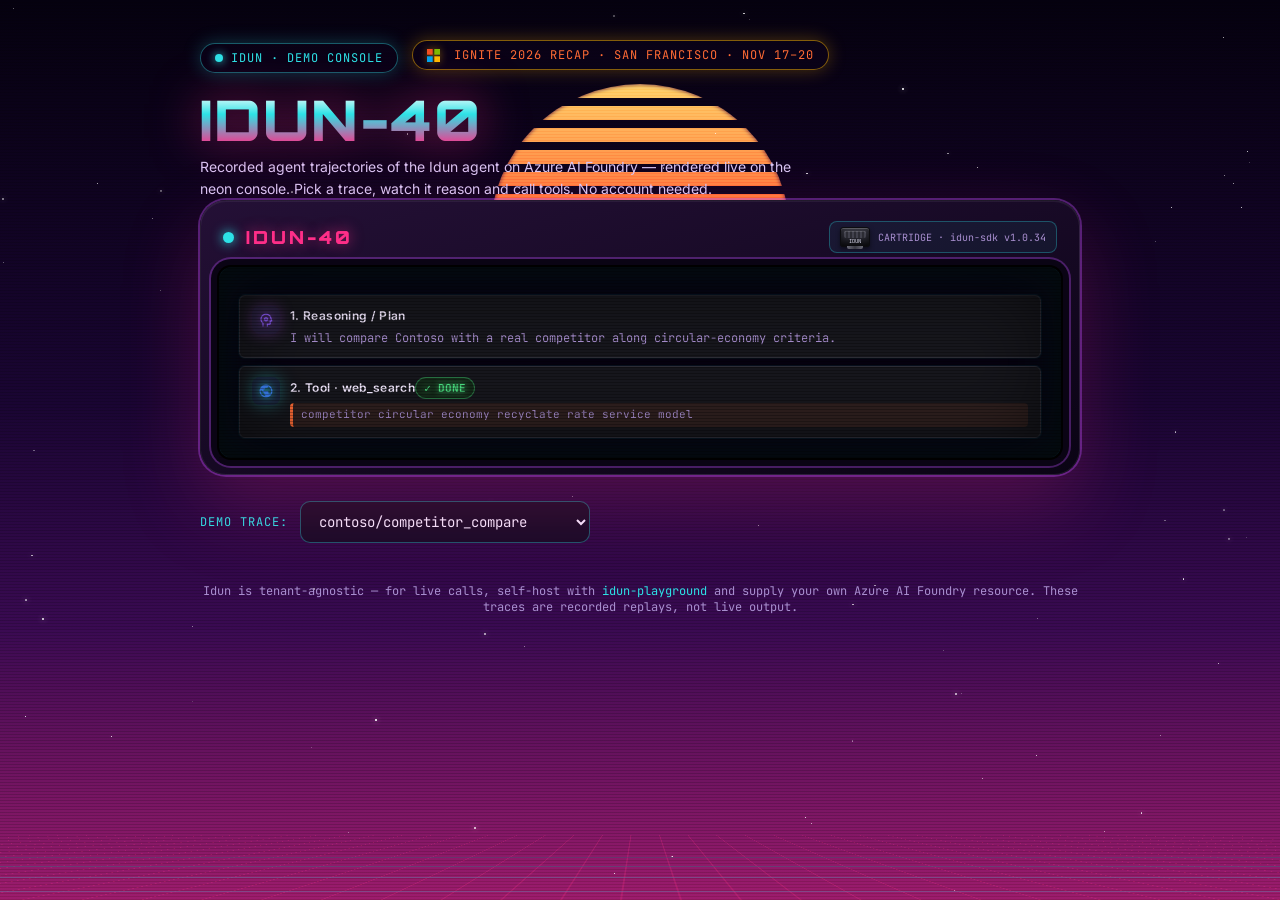
<file: index.html>
<!DOCTYPE html>
<html lang="en">
<head>
  <meta charset="utf-8" />
  <meta name="viewport" content="width=device-width, initial-scale=1" />
  <title>Idun — Neon Agent Console (Demo)</title>
  <link rel="preconnect" href="https://fonts.googleapis.com" />
  <link rel="preconnect" href="https://fonts.gstatic.com" crossorigin />
  <link rel="stylesheet" href="https://fonts.googleapis.com/css2?family=Material+Symbols+Outlined:opsz,wght,FILL,GRAD@24,400,0,0" />
  <link href="https://fonts.googleapis.com/css2?family=Orbitron:wght@500;700;900&family=Inter:wght@400;600&family=JetBrains+Mono:wght@400;700&display=swap" rel="stylesheet" />
  <style>
    :root{
      --bg:#0b021a; --bg2:#1a0533;
      --pink:#ff2e88; --cyan:#2de2e6; --purple:#b14aed; --orange:#ff6b35;
      --ink:#f3e9ff; --muted:#a98fd0;
    }
    *{box-sizing:border-box}
    html,body{margin:0;padding:0}
    body{background:var(--bg); color:var(--ink); font-family:Inter,system-ui,sans-serif;
      overflow-x:hidden; min-height:100vh; position:relative;}

    .sky{position:fixed; inset:0; z-index:0; overflow:hidden;
      background:linear-gradient(180deg,#05010f 0%, #1a0533 45%, #3a0a52 70%, #ff2e88 130%);}
    .sun{position:absolute; left:50%; top:26%; transform:translate(-50%,-50%);
      width:300px; height:300px; border-radius:50%;
      background:linear-gradient(180deg,#ffd36e 0%, #ff6b35 45%, #ff2e88 100%);
      filter:blur(2px); box-shadow:0 0 120px 40px rgba(255,46,136,.45);
      -webkit-mask:repeating-linear-gradient(180deg,#000 0 14px, transparent 14px 22px);
              mask:repeating-linear-gradient(180deg,#000 0 14px, transparent 14px 22px);
      animation:sunPulse 6s ease-in-out infinite;}
    @keyframes sunPulse{0%,100%{opacity:.85;transform:translate(-50%,-50%) scale(1)}50%{opacity:1;transform:translate(-50%,-52%) scale(1.04)}}
    .grid{position:absolute; left:-50%; right:-50%; bottom:0; height:50vh;
      background-image:
        linear-gradient(rgba(45,226,230,.5) 2px, transparent 2px),
        linear-gradient(90deg, rgba(255,46,136,.5) 2px, transparent 2px);
      background-size:60px 60px; transform:perspective(380px) rotateX(72deg);
      transform-origin:bottom center; animation:grid 2.2s linear infinite; opacity:.45;}
    @keyframes grid{0%{background-position:0 0}100%{background-position:0 60px}}
    .scan{position:fixed; inset:0; z-index:5; pointer-events:none;
      background:repeating-linear-gradient(0deg, rgba(0,0,0,.16) 0 1px, transparent 1px 3px); mix-blend-mode:overlay;
      animation:flick 7s ease-in-out infinite;}
    @keyframes flick{0%,100%{opacity:.85}48%{opacity:1}50%{opacity:.7}52%{opacity:.95}}
    .stars{position:fixed; inset:0; z-index:1; pointer-events:none;}

    .wrap{position:relative; z-index:10; max-width:920px; margin:0 auto; padding:40px 20px 70px;}

    .badge{display:inline-flex; align-items:center; gap:8px; font-family:"JetBrains Mono",monospace;
      font-size:12px; color:var(--cyan); border:1px solid rgba(45,226,230,.4); padding:6px 14px;
      border-radius:999px; letter-spacing:1px; box-shadow:0 0 18px rgba(45,226,230,.25);
      background:rgba(13,2,26,.5); animation:floaty 4s ease-in-out infinite;}
    .badge .dot{width:8px;height:8px;border-radius:50%;background:var(--cyan);box-shadow:0 0 10px var(--cyan);animation:blink 1.4s infinite}
    @keyframes blink{0%,100%{opacity:1}50%{opacity:.25}}
    @keyframes floaty{0%,100%{transform:translateY(0)}50%{transform:translateY(-5px)}}
    .badge.ignite{border-color:rgba(255,185,0,.5); color:var(--orange);
      box-shadow:0 0 18px rgba(255,185,0,.28); text-decoration:none;
      animation:floaty 4s ease-in-out infinite; margin-left:10px;}
    .badge.ignite:hover{color:#fff; border-color:var(--orange);}
    .badge.ignite .mslogo{vertical-align:middle; margin-right:6px;
      filter:drop-shadow(0 0 4px rgba(255,185,0,.5));}

    h1{font-family:Orbitron,monospace; font-weight:900; font-size:clamp(30px,6vw,56px);
      margin:20px 0 2px; line-height:.95; letter-spacing:2px;
      background:linear-gradient(180deg,#fff 0%, var(--cyan) 40%, var(--pink) 100%);
      -webkit-background-clip:text; background-clip:text; -webkit-text-fill-color:transparent;
      filter:drop-shadow(0 0 24px rgba(255,46,136,.55)); animation:h1glow 5s ease-in-out infinite;}
    @keyframes h1glow{0%,100%{filter:drop-shadow(0 0 18px rgba(255,46,136,.45))}50%{filter:drop-shadow(0 0 38px rgba(45,226,230,.6))}}
    .sub{color:#d9c7f5; font-size:14px; margin-top:10px; max-width:620px; line-height:1.6}

    .controls{display:flex; gap:12px; flex-wrap:wrap; align-items:center; margin:26px 0 18px;}
    label.lbl{font-size:12px; font-family:"JetBrains Mono",monospace; color:var(--cyan); letter-spacing:1px}
    select{background:#160a26; color:var(--ink); border:1px solid rgba(45,226,230,.35);
      border-radius:10px; padding:10px 14px; font-size:14px; font-family:"JetBrains Mono",monospace; min-width:280px}

    .device{position:relative; margin:0; border-radius:26px; padding:16px 16px 14px;
      background:linear-gradient(165deg,#241036 0%, #140821 60%, #0a0414 100%);
      box-shadow:0 0 0 2px rgba(177,74,237,.4), 0 30px 80px rgba(255,46,136,.22),
                 inset 0 1px 0 rgba(255,255,255,.06);
      border:1px solid rgba(255,255,255,.08);}
    .dev-top{display:flex; align-items:center; gap:12px; padding:4px 6px 12px; flex-wrap:wrap}
    .led{width:11px;height:11px;border-radius:50%; background:var(--cyan);
      box-shadow:0 0 12px var(--cyan); animation:heart 1.8s ease-in-out infinite}
    @keyframes heart{0%,100%{opacity:.55; transform:scale(.9)}50%{opacity:1; transform:scale(1.15)}}
    .brand{font-family:Orbitron,monospace; font-weight:900; font-size:18px; color:var(--pink);
      letter-spacing:3px; text-shadow:0 0 14px rgba(255,46,136,.6)}
    .slot{margin-left:auto; display:flex; align-items:center; gap:8px;
      font-family:"JetBrains Mono",monospace; font-size:10px; color:var(--muted);
      border:1px solid rgba(45,226,230,.3); border-radius:8px; padding:5px 10px;
      background:rgba(45,226,230,.06)}
    .cart{position:relative; width:30px; height:20px; border-radius:3px 3px 2px 2px;
      background:linear-gradient(180deg,#3a3a44 0%, #25252e 55%, #16161c 100%);
      box-shadow:inset 0 1px 0 rgba(255,255,255,.18), inset 0 -3px 6px rgba(0,0,0,.6), 0 2px 4px rgba(0,0,0,.5);
      border:1px solid #0c0c10;}
    .cart::before{content:""; position:absolute; left:3px; right:3px; top:3px; height:7px; border-radius:2px;
      background:repeating-linear-gradient(90deg,#42424d 0 2px, #2c2c34 2px 4px); box-shadow:inset 0 1px 0 rgba(255,255,255,.15);}
    .cart::after{content:""; position:absolute; left:6px; right:6px; bottom:-3px; height:3px;
      background:linear-gradient(90deg,#6b6b78,#3a3a44,#6b6b78); border-radius:0 0 2px 2px;}
    .cart .lbl{position:absolute; left:1px; right:1px; top:11px; text-align:center;
      font-family:"JetBrains Mono",monospace; font-size:5.5px; color:#cfcfe0; line-height:1;}

    .screen{position:relative; border-radius:14px; background:#05010f;
      border:2px solid #000; box-shadow:inset 0 0 60px rgba(45,226,230,.12), inset 0 0 18px rgba(0,0,0,.9),
                 0 0 0 6px #0a0414, 0 0 0 8px rgba(177,74,237,.35); padding:18px 16px;}
    #trace-viz{max-height:460px; overflow-y:auto; overflow-x:hidden; font-family:"JetBrains Mono",monospace;
      font-size:13px; line-height:1.65; color:var(--ink); position:relative;
      padding:2px 4px; word-break:break-word; overflow-wrap:anywhere;}
    .crt{position:absolute; inset:0; pointer-events:none; z-index:3;
      background:repeating-linear-gradient(0deg, rgba(0,0,0,.28) 0 1px, transparent 1px 3px); mix-blend-mode:multiply;}
    .crt::after{content:""; position:absolute; inset:0; box-shadow:inset 0 0 90px rgba(0,0,0,.7); border-radius:14px;}

    @keyframes tvFadeInUp{from{opacity:0; transform:translateY(8px)}to{opacity:1; transform:translateY(0)}}
    .answer{margin-top:16px; padding-top:14px; border-top:1px dashed rgba(45,226,230,.3);
      font-family:"JetBrains Mono",monospace; font-size:13.5px; line-height:1.7; color:var(--ink);
      white-space:pre-wrap; animation:tvFadeInUp .5s ease-out both}
    .answer-label{font-family:"JetBrains Mono",monospace; font-size:11px; color:var(--cyan);
      text-transform:uppercase; letter-spacing:.08em; margin-bottom:8px}
    .meta{font-family:"JetBrains Mono",monospace; font-size:12px; color:var(--muted); margin-bottom:12px}
    .meta b{color:var(--purple); font-weight:700}
    .err{color:#ff9a9a; padding:16px; font-family:"JetBrains Mono",monospace}

    footer{margin-top:40px; text-align:center; color:var(--muted); font-family:"JetBrains Mono",monospace; font-size:12px}
    a.il{color:var(--cyan); text-decoration:none} a.il:hover{text-decoration:underline}

    /* ===== Neon color-coding + layout for TraceViz (no Tailwind here) ===== */
    .tv-row{display:flex; gap:10px; align-items:flex-start; margin:8px 0;
      width:100%; animation:tvFadeInUp .45s ease-out both;}
    .tv-cap-card{display:flex; gap:10px; align-items:flex-start; width:100%;
      background:rgba(13,2,26,.55); border:1px solid rgba(177,74,237,.35);
      border-radius:10px; padding:10px 12px; box-shadow:0 0 0 1px rgba(45,226,230,.06);}
    .tv-ic-bg{width:26px; height:26px; min-width:26px; border-radius:8px; flex-shrink:0; overflow:hidden;
      display:flex; align-items:center; justify-content:center;}
    .tv-purple-bg{background:rgba(177,74,237,.16); box-shadow:0 0 14px rgba(177,74,237,.35);}
    .tv-purple-bg .tv-icon{color:#c98bff; text-shadow:0 0 8px rgba(177,74,237,.8); font-size:16px; line-height:1;}
    .tv-blue-bg{background:rgba(45,226,230,.14); box-shadow:0 0 16px rgba(45,226,230,.4);}
    .tv-blue-bg .tv-icon{color:var(--cyan); text-shadow:0 0 8px rgba(45,226,230,.9); font-size:16px; line-height:1;}
    .flex-grow{min-width:0; flex:1 1 auto;}
    .tv-label{color:#e9d8ff; font-family:"JetBrains Mono",monospace; font-size:12px; font-weight:600;
      letter-spacing:.03em; word-break:break-word; overflow-wrap:anywhere;}
    .tv-text{color:#d9c7f5; font-family:"JetBrains Mono",monospace; font-size:12.5px; line-height:1.55;
      margin-top:4px; word-break:break-word; overflow-wrap:anywhere;}
    .tv-query{color:#ffb27a; background:rgba(255,107,53,.10); border-left:3px solid var(--orange);
      padding:4px 8px; border-radius:4px; font-family:"JetBrains Mono",monospace; font-size:11.5px;
      margin-top:4px; white-space:pre-wrap; word-break:break-word; overflow-wrap:anywhere;}
    .tv-green{color:#7ef0c0; background:rgba(74,222,128,.14); border:1px solid rgba(74,222,128,.4);
      text-shadow:0 0 6px rgba(74,222,128,.5);}
    .tv-blue{color:var(--cyan); background:rgba(45,226,230,.12); border:1px solid rgba(45,226,230,.35);}
    .tv-red{color:#ff7ab0; background:rgba(255,46,136,.14); border:1px solid rgba(255,46,136,.4);}
    .tv-muted{color:var(--muted); background:rgba(169,143,208,.12);}
    .tv-chip{text-shadow:0 0 6px currentColor; font-size:11px; font-weight:600;
      padding:1px 8px; border-radius:999px; display:inline-flex; align-items:center; gap:4px;}
    .tv-spinner{border:1.5px solid currentColor; border-right-color:transparent; border-radius:50%;
      width:10px; height:10px; display:inline-block; animation:tv-spin .7s linear infinite;}
    @keyframes tv-spin{to{transform:rotate(360deg)}}
    .material-symbols-outlined{font-family:"Material Symbols Outlined"; font-size:18px; line-height:1; font-weight:400; font-style:normal;}
  </style>
  <link rel="stylesheet" href="trace-viz.css" />
</head>
<body>
  <div class="sky"><div class="sun"></div><div class="grid"></div></div>
  <div class="stars" id="stars"></div>
  <div class="scan"></div>

  <div class="wrap">
    <div class="badge"><span class="dot"></span> IDUN · DEMO CONSOLE</div>
    <a class="badge ignite" href="https://ignite.microsoft.com/" target="_blank" rel="noopener">
      <svg class="mslogo" viewBox="0 0 16 16" width="13" height="13" aria-hidden="true">
        <rect x="0" y="0" width="7" height="7" fill="#f25022"/>
        <rect x="9" y="0" width="7" height="7" fill="#7fba00"/>
        <rect x="0" y="9" width="7" height="7" fill="#00a4ef"/>
        <rect x="9" y="9" width="7" height="7" fill="#ffb900"/>
      </svg>
      IGNITE 2026 RECAP · SAN FRANCISCO · NOV 17–20
    </a>
    <h1>IDUN-40</h1>
    <div class="sub">Recorded agent trajectories of the Idun agent on Azure AI Foundry — rendered live on the neon console. Pick a trace, watch it reason and call tools. No account needed.</div>

    <div class="device">
      <div class="dev-top">
        <span class="led"></span>
        <span class="brand">IDUN-40</span>
        <span class="slot"><span class="cart"><span class="lbl">IDUN</span></span> CARTRIDGE · idun-sdk v1.0.34</span>
      </div>
      <div class="screen">
        <div id="trace-viz"></div>
        <div class="crt"></div>
      </div>
    </div>

    <div class="controls">
      <label class="lbl" for="trace">DEMO TRACE:</label>
      <select id="trace"></select>
    </div>

    <footer>Idun is tenant-agnostic — for live calls, self-host with <a class="il" href="https://github.com/qapdex-maker/idun-playground">idun-playground</a> and supply your own Azure AI Foundry resource. These traces are recorded replays, not live output.</footer>
  </div>

  <script src="trace-viz.js"></script>
  <script>
    (function(){
      var stars=document.getElementById('stars'); var h='';
      for(var i=0;i<90;i++){var x=Math.random()*100,y=Math.random()*100,r=Math.random()*1.6+.4,a=Math.random()*.7+.3;
        h+='<span style="position:absolute;left:'+x+'%;top:'+y+'%;width:'+r+'px;height:'+r+'px;border-radius:50%;background:#fff;opacity:'+a+';box-shadow:0 0 6px #fff"></span>';}
      stars.innerHTML=h;

      var sel=document.getElementById('trace');
      var viz=document.getElementById('trace-viz');
      var traces={};
      var revealTimer=null;

      function render(key){
        var t=traces[key]; if(!t) return;
        if(revealTimer){clearInterval(revealTimer); revealTimer=null;}
        var steps=t.steps||[]; var i=0;
        viz.innerHTML='<div class="meta">Trace <b>'+key+'</b> · model <b>'+(t.model||'demo-replay')+'</b> · '+steps.length+' steps</div>';
        revealTimer=setInterval(function(){
          if(i>=steps.length){ clearInterval(revealTimer); revealTimer=null;
            if(t.answer){ var a=document.createElement('div'); a.className='answer';
              a.innerHTML='<div class="answer-label">Answer</div>'+t.answer.replace(/&/g,'&amp;').replace(/</g,'&lt;');
              viz.appendChild(a); viz.scrollTop=viz.scrollHeight; }
            return; }
          TraceViz.render(viz, steps.slice(0, i+1));
          viz.scrollTop=viz.scrollHeight; i+=1;
        }, 650);
      }

      fetch('traces.json')
        .then(function(r){return r.json();})
        .then(function(data){
          traces=data; var keys=Object.keys(data);
          if(!keys.length){ viz.innerHTML='<div class="err">No demo traces found.</div>'; return; }
          keys.sort();
          keys.forEach(function(k){ var o=document.createElement('option'); o.value=k; o.textContent=k; sel.appendChild(o); });
          sel.addEventListener('change', function(){ render(sel.value); });
          render(keys[0]);
        })
        .catch(function(e){ viz.innerHTML='<div class="err">Failed to load traces.json: '+e.message+'</div>'; });
    })();
  </script>
</body>
</html>
</file>
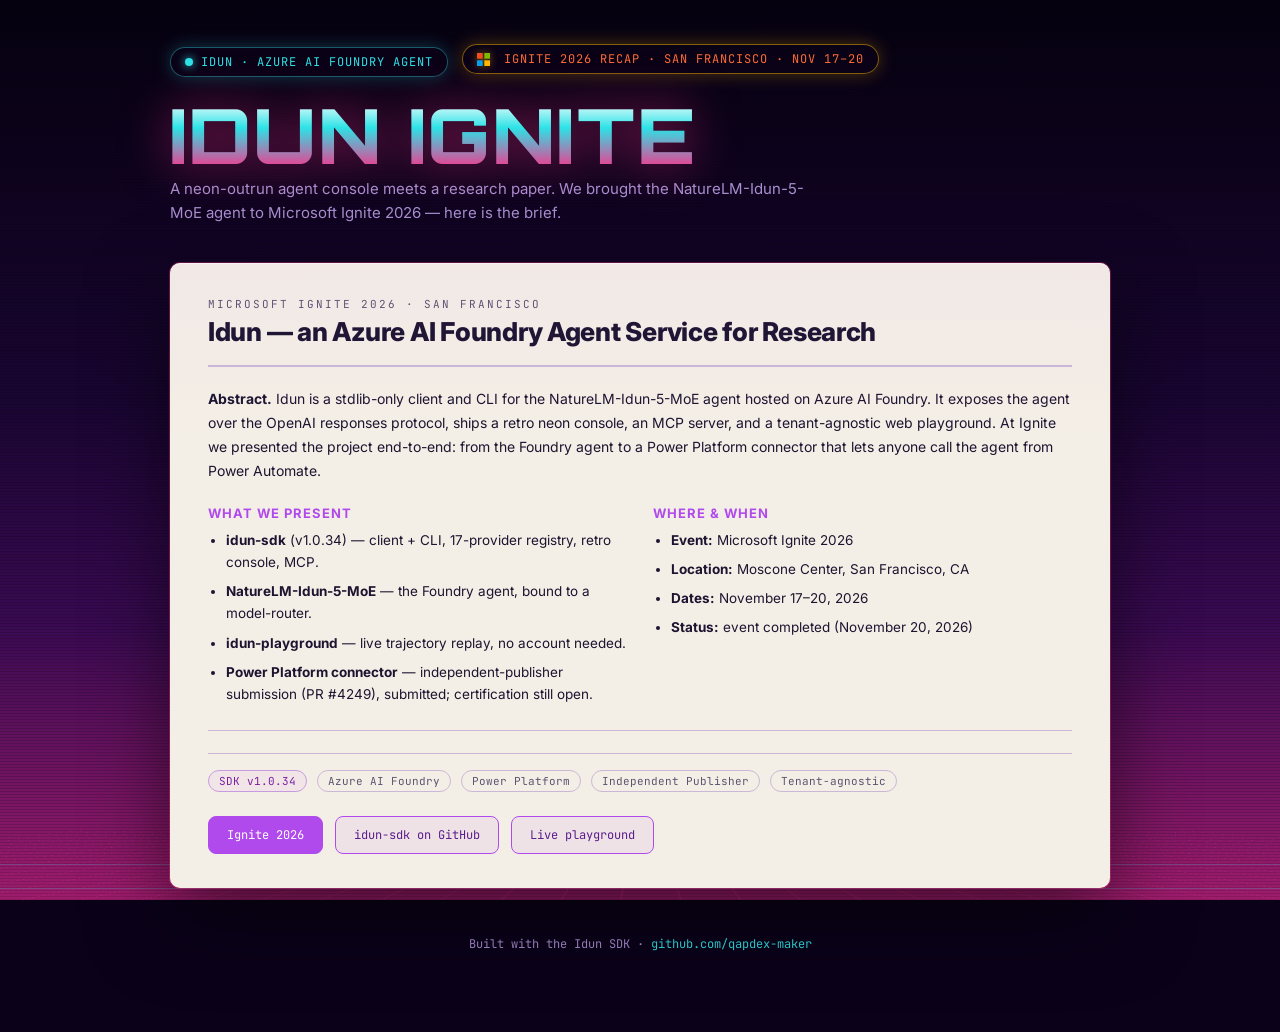
<file: ignite.html>
<!DOCTYPE html>
<html lang="en">
<head>
  <meta charset="utf-8" />
  <meta name="viewport" content="width=device-width, initial-scale=1" />
  <title>Idun — At Microsoft Ignite 2026</title>
  <meta name="description" content="Idun (NatureLM-Idun-5-MoE) at Microsoft Ignite 2026, San Francisco — what we present." />
  <link rel="preconnect" href="https://fonts.googleapis.com" />
  <link rel="preconnect" href="https://fonts.gstatic.com" crossorigin />
  <link href="https://fonts.googleapis.com/css2?family=Orbitron:wght@500;700;900&family=Inter:wght@400;600&family=JetBrains+Mono:wght@400;700&display=swap" rel="stylesheet" />
  <style>
    :root{
      --bg:#0b021a; --bg2:#1a0533;
      --pink:#ff2e88; --cyan:#2de2e6; --purple:#b14aed; --orange:#ff6b35;
      --ink:#f3e9ff; --muted:#a98fd0;
      --paper:#f4efe6; --paper-ink:#1c1430; --paper-muted:#5b5470; --paper-line:#cbb8d6;
    }
    *{box-sizing:border-box}
    html,body{margin:0;padding:0}
    body{background:var(--bg); color:var(--ink); font-family:Inter,system-ui,sans-serif;
      overflow-x:hidden; min-height:100vh; position:relative;}
    .sky{position:fixed; inset:0; z-index:0; overflow:hidden;
      background:linear-gradient(180deg,#05010f 0%, #1a0533 45%, #3a0a52 70%, #ff2e88 130%);}
    .grid{position:absolute; left:-50%; right:-50%; bottom:0; height:58vh;
      background-image:
        linear-gradient(rgba(45,226,230,.5) 2px, transparent 2px),
        linear-gradient(90deg, rgba(255,46,136,.5) 2px, transparent 2px);
      background-size:60px 60px; transform:perspective(380px) rotateX(72deg);
      transform-origin:bottom center; animation:grid 2.2s linear infinite; opacity:.4;}
    @keyframes grid{0%{background-position:0 0}100%{background-position:0 60px}}
    .scan{position:fixed; inset:0; z-index:5; pointer-events:none;
      background:repeating-linear-gradient(0deg, rgba(0,0,0,.16) 0 1px, transparent 1px 3px); mix-blend-mode:overlay;}
    .wrap{position:relative; z-index:10; max-width:980px; margin:0 auto; padding:44px 20px 80px;}

    .badge{display:inline-flex; align-items:center; gap:8px; font-family:"JetBrains Mono",monospace;
      font-size:12px; color:var(--cyan); border:1px solid rgba(45,226,230,.4); padding:6px 14px;
      border-radius:999px; letter-spacing:1px; box-shadow:0 0 18px rgba(45,226,230,.25);
      background:rgba(13,2,26,.5); animation:floaty 4s ease-in-out infinite;}
    .badge .dot{width:8px;height:8px;border-radius:50%;background:var(--cyan);box-shadow:0 0 10px var(--cyan);animation:blink 1.4s infinite}
    @keyframes blink{0%,100%{opacity:1}50%{opacity:.25}}
    @keyframes floaty{0%,100%{transform:translateY(0)}50%{transform:translateY(-5px)}}
    .badge.ignite{border-color:rgba(255,185,0,.5); color:var(--orange);
      box-shadow:0 0 18px rgba(255,185,0,.28); text-decoration:none;
      animation:floaty 4s ease-in-out infinite; margin-left:10px;}
    .badge.ignite:hover{color:#fff; border-color:var(--orange);}
    .badge.ignite .mslogo{vertical-align:middle; margin-right:6px;
      filter:drop-shadow(0 0 4px rgba(255,185,0,.5));}

    h1{font-family:Orbitron,monospace; font-weight:900; font-size:clamp(34px,7vw,76px);
      margin:22px 0 4px; line-height:.95; letter-spacing:2px;
      background:linear-gradient(180deg,#fff 0%, var(--cyan) 40%, var(--pink) 100%);
      -webkit-background-clip:text; background-clip:text; -webkit-text-fill-color:transparent;
      filter:drop-shadow(0 0 24px rgba(255,46,136,.55));}
    .sub{color:var(--muted); font-size:15px; margin-top:6px; max-width:640px; line-height:1.6;}

    /* ===== PAPER CARD (Microsoft Learn / academia style) ===== */
    .paper{margin-top:38px; background:var(--paper); color:var(--paper-ink);
      border-radius:10px; padding:34px 38px;
      box-shadow:0 0 0 1px rgba(255,46,136,.35), 0 30px 80px rgba(0,0,0,.55),
                 inset 0 1px 0 rgba(255,255,255,.6);
      position:relative; overflow:hidden;}
    .paper::before{content:""; position:absolute; inset:0; pointer-events:none;
      background:linear-gradient(180deg, rgba(177,74,237,.04), transparent 30%);}
    .paper .kicker{font-family:"JetBrains Mono",monospace; font-size:11px; letter-spacing:2px;
      text-transform:uppercase; color:var(--paper-muted);}
    .paper h2{font-size:26px; line-height:1.18; margin:6px 0 2px; font-weight:800; letter-spacing:-.01em;}
    .paper .rule{height:2px; background:var(--paper-line); margin:18px 0 20px; border:0;}
    .paper .rule.thin{height:1px;}
    .paper .abstract{font-size:14px; line-height:1.7; color:var(--paper-ink); margin:0 0 22px;}
    .paper .cols{display:grid; grid-template-columns:1fr 1fr; gap:26px;}
    .paper h3{font-size:13px; text-transform:uppercase; letter-spacing:1px; color:var(--purple);
      margin:0 0 8px; font-weight:700;}
    .paper ul{margin:0; padding-left:18px; font-size:13.5px; line-height:1.65; color:var(--paper-ink);}
    .paper li{margin-bottom:7px;}
    .paper .meta{display:flex; flex-wrap:wrap; gap:10px; margin-top:22px; padding-top:16px;
      border-top:1px solid var(--paper-line);}
    .paper .tag{font-family:"JetBrains Mono",monospace; font-size:11px; padding:3px 10px;
      border:1px solid var(--paper-line); border-radius:999px; color:var(--paper-muted);}
    .paper .tag.live{color:#7a1fa2; border-color:#c89be0; background:rgba(177,74,237,.06);}
    .paper .cta{margin-top:24px; display:flex; gap:12px; flex-wrap:wrap;}
    .paper .cta a{font-family:"JetBrains Mono",monospace; font-size:12px; text-decoration:none;
      padding:10px 18px; border-radius:8px; border:1px solid var(--purple); color:#5a1d8a;
      background:rgba(177,74,237,.08); transition:.15s;}
    .paper .cta a:hover{background:rgba(177,74,237,.16);}
    .paper .cta a.primary{background:var(--purple); color:#fff; border-color:var(--purple);}
    .paper .cta a.primary:hover{filter:brightness(1.1);}

    footer{margin-top:48px; text-align:center; color:var(--muted); font-family:"JetBrains Mono",monospace; font-size:12px}
    a.il{color:var(--cyan); text-decoration:none} a.il:hover{text-decoration:underline}
    @media(max-width:640px){.paper .cols{grid-template-columns:1fr} .paper{padding:26px 22px}}
  </style>
</head>
<body>
  <div class="sky"><div class="grid"></div></div>
  <div class="scan"></div>

  <div class="wrap">
    <div class="badge"><span class="dot"></span> IDUN · AZURE AI FOUNDRY AGENT</div>
    <a class="badge ignite" href="https://ignite.microsoft.com/" target="_blank" rel="noopener">
      <svg class="mslogo" viewBox="0 0 16 16" width="13" height="13" aria-hidden="true">
        <rect x="0" y="0" width="7" height="7" fill="#f25022"/>
        <rect x="9" y="0" width="7" height="7" fill="#7fba00"/>
        <rect x="0" y="9" width="7" height="7" fill="#00a4ef"/>
        <rect x="9" y="9" width="7" height="7" fill="#ffb900"/>
      </svg>
      IGNITE 2026 RECAP · SAN FRANCISCO · NOV 17–20
    </a>

    <h1>IDUN IGNITE</h1>
    <p class="sub">A neon-outrun agent console meets a research paper. We brought the
      NatureLM-Idun-5-MoE agent to Microsoft Ignite 2026 — here is the brief.</p>

    <!-- PAPER CARD -->
    <article class="paper">
      <div class="kicker">Microsoft Ignite 2026 · San Francisco</div>
      <h2>Idun — an Azure AI Foundry Agent Service for Research</h2>
      <hr class="rule" />

      <p class="abstract"><strong>Abstract.</strong> Idun is a stdlib-only client and CLI for the
        NatureLM-Idun-5-MoE agent hosted on Azure AI Foundry. It exposes the agent over the OpenAI
        responses protocol, ships a retro neon console, an MCP server, and a tenant-agnostic web
        playground. At Ignite we presented the project end-to-end: from the Foundry agent to a
        Power Platform connector that lets anyone call the agent from Power Automate.</p>

      <div class="cols">
        <div>
          <h3>What we present</h3>
          <ul>
            <li><strong>idun-sdk</strong> (v1.0.34) — client + CLI, 17-provider registry, retro console, MCP.</li>
            <li><strong>NatureLM-Idun-5-MoE</strong> — the Foundry agent, bound to a model-router.</li>
            <li><strong>idun-playground</strong> — live trajectory replay, no account needed.</li>
            <li><strong>Power Platform connector</strong> — independent-publisher submission (PR #4249), submitted; certification still open.</li>
          </ul>
        </div>
        <div>
          <h3>Where &amp; when</h3>
          <ul>
            <li><strong>Event:</strong> Microsoft Ignite 2026</li>
            <li><strong>Location:</strong> Moscone Center, San Francisco, CA</li>
            <li><strong>Dates:</strong> November 17–20, 2026</li>
            <li><strong>Status:</strong> event completed (November 20, 2026)</li>
          </ul>
        </div>
      </div>

      <hr class="rule thin" />
      <div class="meta">
        <span class="tag live">SDK v1.0.34</span>
        <span class="tag">Azure AI Foundry</span>
        <span class="tag">Power Platform</span>
        <span class="tag">Independent Publisher</span>
        <span class="tag">Tenant-agnostic</span>
      </div>

      <div class="cta">
        <a class="primary" href="https://ignite.microsoft.com/" target="_blank" rel="noopener">Ignite 2026</a>
        <a href="https://github.com/qapdex-maker/idun-sdk" target="_blank" rel="noopener">idun-sdk on GitHub</a>
        <a href="https://qapdex-maker.github.io/idun-playground/" target="_blank" rel="noopener">Live playground</a>
      </div>
    </article>

    <footer>Built with the Idun SDK · <a class="il" href="https://github.com/qapdex-maker" target="_blank" rel="noopener">github.com/qapdex-maker</a></footer>
  </div>
</body>
</html>
</file>
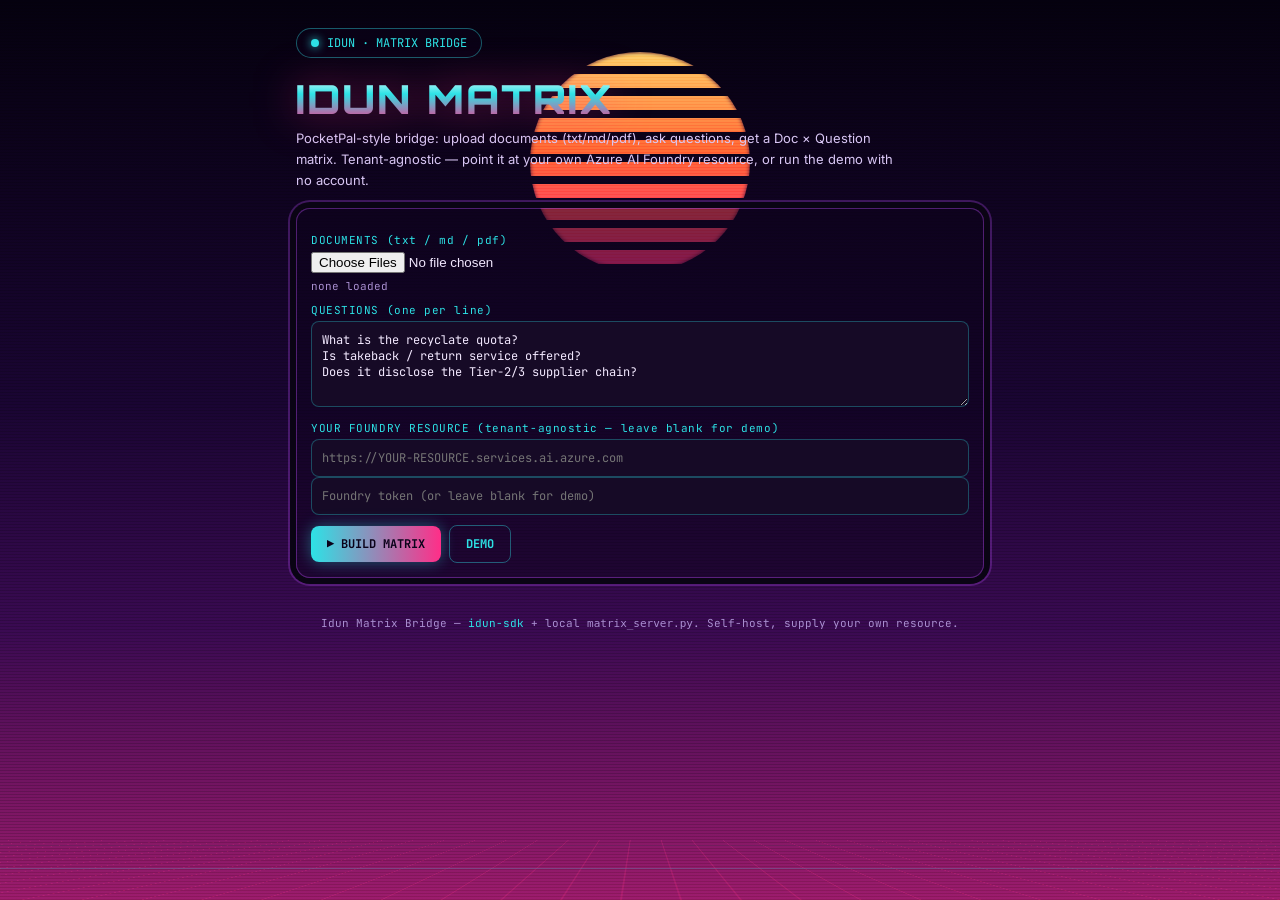
<file: matrix_app.html>
<!DOCTYPE html>
<html lang="en">
<head>
  <meta charset="utf-8" />
  <meta name="viewport" content="width=device-width, initial-scale=1" />
  <title>Idun Matrix — PocketPal Bridge</title>
  <link rel="preconnect" href="https://fonts.googleapis.com" />
  <link rel="preconnect" href="https://fonts.gstatic.com" crossorigin />
  <link href="https://fonts.googleapis.com/css2?family=Orbitron:wght@500;700;900&family=Inter:wght@400;600&family=JetBrains+Mono:wght@400;700&display=swap" rel="stylesheet" />
  <link rel="stylesheet" href="https://fonts.googleapis.com/css2?family=Material+Symbols+Outlined:opsz,wght,FILL,GRAD@24,400,0,0" />
  <style>
    :root{--bg:#0b021a;--pink:#ff2e88;--cyan:#2de2e6;--purple:#b14aed;--orange:#ff6b35;--ink:#f3e9ff;--muted:#a98fd0;--green:#4ade80}
    *{box-sizing:border-box} html,body{margin:0;padding:0}
    body{background:var(--bg); color:var(--ink); font-family:Inter,system-ui,sans-serif; min-height:100vh; position:relative; overflow-x:hidden}
    .sky{position:fixed; inset:0; z-index:0; overflow:hidden; background:linear-gradient(180deg,#05010f,#1a0533 45%,#3a0a52 70%,#ff2e88 130%)}
    .sun{position:absolute; left:50%; top:18%; transform:translate(-50%,-50%); width:220px; height:220px; border-radius:50%;
      background:linear-gradient(180deg,#ffd36e,#ff6b35 45%,#ff2e88); filter:blur(2px); box-shadow:0 0 120px 40px rgba(255,46,136,.4);
      -webkit-mask:repeating-linear-gradient(180deg,#000 0 14px,transparent 14px 22px); mask:repeating-linear-gradient(180deg,#000 0 14px,transparent 14px 22px); animation:sunPulse 6s infinite}
    @keyframes sunPulse{0%,100%{opacity:.85}50%{opacity:1;transform:translate(-50%,-52%) scale(1.04)}}
    .grid{position:absolute; left:-50%; right:-50%; bottom:0; height:42vh;
      background-image:linear-gradient(rgba(45,226,230,.5) 2px,transparent 2px),linear-gradient(90deg,rgba(255,46,136,.5) 2px,transparent 2px);
      background-size:60px 60px; transform:perspective(380px) rotateX(72deg); transform-origin:bottom center; animation:grid 2.2s linear infinite; opacity:.4}
    @keyframes grid{0%{background-position:0 0}100%{background-position:0 60px}}
    .scan{position:fixed; inset:0; z-index:5; pointer-events:none; background:repeating-linear-gradient(0deg,rgba(0,0,0,.16) 0 1px,transparent 1px 3px); mix-blend-mode:overlay; animation:flick 7s infinite}
    @keyframes flick{0%,100%{opacity:.85}50%{opacity:.7}}
    .wrap{position:relative; z-index:10; max-width:720px; margin:0 auto; padding:28px 16px 60px}
    .badge{display:inline-flex; align-items:center; gap:8px; font-family:"JetBrains Mono",monospace; font-size:12px; color:var(--cyan); border:1px solid rgba(45,226,230,.4); padding:6px 14px; border-radius:999px; background:rgba(13,2,26,.5)}
    .badge .dot{width:8px;height:8px;border-radius:50%;background:var(--cyan);box-shadow:0 0 10px var(--cyan)}
    h1{font-family:Orbitron,monospace; font-weight:900; font-size:clamp(24px,6vw,40px); margin:16px 0 4px; letter-spacing:2px;
      background:linear-gradient(180deg,#fff,var(--cyan) 40%,var(--pink)); -webkit-background-clip:text; background-clip:text; -webkit-text-fill-color:transparent; filter:drop-shadow(0 0 20px rgba(255,46,136,.5))}
    .sub{color:#d9c7f5; font-size:13px; line-height:1.6; max-width:600px}
    .panel{margin-top:18px; border-radius:14px; padding:14px; background:rgba(13,2,26,.5); border:1px solid rgba(177,74,237,.4); box-shadow:0 0 0 6px #0a0414,0 0 0 8px rgba(177,74,237,.3)}
    label{font-family:"JetBrains Mono",monospace; font-size:11px; color:var(--cyan); letter-spacing:.05em; display:block; margin:10px 0 4px}
    textarea,input[type=text]{width:100%; background:#160a26; color:var(--ink); border:1px solid rgba(45,226,230,.3); border-radius:8px; padding:10px; font-family:"JetBrains Mono",monospace; font-size:12px}
    .row{display:flex; gap:8px; flex-wrap:wrap; align-items:center}
    .row input[type=text]{flex:1}
    button{font-family:"JetBrains Mono",monospace; font-size:12px; cursor:pointer; border:none; border-radius:8px; padding:10px 16px; color:#0b021a; font-weight:700;
      background:linear-gradient(90deg,var(--cyan),var(--pink)); box-shadow:0 0 16px rgba(45,226,230,.4)}
    button.ghost{background:transparent; color:var(--cyan); border:1px solid rgba(45,226,230,.4); box-shadow:none}
    #files{font-family:"JetBrains Mono",monospace; font-size:11px; color:var(--muted); margin-top:6px}
    .matrix{margin-top:14px; display:grid; gap:5px}
    .cell{border-radius:7px; padding:8px 9px; font-family:"JetBrains Mono",monospace; font-size:10.5px; cursor:pointer; border:1px solid rgba(255,255,255,.08); min-height:54px; position:relative; overflow:hidden}
    .cell.GREEN{background:rgba(74,222,128,.12); border-color:rgba(74,222,128,.5); box-shadow:0 0 12px rgba(74,222,128,.3)}
    .cell.RED{background:rgba(255,46,136,.14); border-color:rgba(255,46,136,.5); box-shadow:0 0 12px rgba(255,46,136,.3)}
    .cell.GRAY{background:rgba(154,143,208,.08); border-color:rgba(154,143,208,.3)}
    .cell .st{position:absolute; top:5px; right:7px; font-size:8px; letter-spacing:.05em}
    .cell.GREEN .st{color:var(--green)} .cell.RED .st{color:var(--pink)} .cell.GRAY .st{color:var(--muted)}
    .cell .txt{margin-top:12px; line-height:1.35; color:var(--ink); max-height:36px; overflow:hidden; text-overflow:ellipsis}
    .detail{margin-top:12px; border-radius:12px; padding:14px; background:#05010f; border:2px solid #000; box-shadow:inset 0 0 40px rgba(45,226,230,.1),0 0 0 6px #0a0414; display:none}
    .detail.on{display:block; animation:tv .3s ease-out both}
    @keyframes tv{from{opacity:0;transform:translateY(8px)}to{opacity:1;transform:translateY(0)}}
    .detail .dh{font-family:Orbitron,monospace; color:var(--pink); font-size:13px; letter-spacing:1px}
    .detail .ds{font-family:"JetBrains Mono",monospace; font-size:11px; color:var(--muted); margin:3px 0 8px}
    .detail .da{font-family:"JetBrains Mono",monospace; font-size:12px; line-height:1.55; color:var(--ink); white-space:pre-wrap}
    .detail .dc{margin-top:8px; font-family:"JetBrains Mono",monospace; font-size:11px; color:var(--cyan); border-left:3px solid var(--orange); padding-left:8px}
    .err{color:#ff9a9a; font-family:"JetBrains Mono",monospace; font-size:12px; padding:10px}
    footer{margin-top:24px; text-align:center; color:var(--muted); font-family:"JetBrains Mono",monospace; font-size:11px}
    a.il{color:var(--cyan); text-decoration:none}
  </style>
</head>
<body>
  <div class="sky"><div class="sun"></div><div class="grid"></div></div>
  <div class="scan"></div>
  <div class="wrap">
    <div class="badge"><span class="dot"></span> IDUN · MATRIX BRIDGE</div>
    <h1>IDUN MATRIX</h1>
    <div class="sub">PocketPal-style bridge: upload documents (txt/md/pdf), ask questions, get a Doc × Question matrix. Tenant-agnostic — point it at your own Azure AI Foundry resource, or run the demo with no account.</div>

    <div class="panel">
      <label>DOCUMENTS (txt / md / pdf)</label>
      <input type="file" id="file" multiple accept=".txt,.md,.pdf" />
      <div id="files">none loaded</div>

      <label>QUESTIONS (one per line)</label>
      <textarea id="questions" rows="4">What is the recyclate quota?
Is takeback / return service offered?
Does it disclose the Tier-2/3 supplier chain?</textarea>

      <label>YOUR FOUNDRY RESOURCE (tenant-agnostic — leave blank for demo)</label>
      <div class="row">
        <input type="text" id="endpoint" placeholder="https://YOUR-RESOURCE.services.ai.azure.com" />
      </div>
      <div class="row">
        <input type="text" id="token" placeholder="Foundry token (or leave blank for demo)" />
      </div>

      <div class="row" style="margin-top:10px">
        <button id="run">▶ BUILD MATRIX</button>
        <button class="ghost" id="demo">DEMO</button>
      </div>
    </div>

    <div class="matrix" id="matrix"></div>
    <div class="detail" id="detail">
      <div class="dh" id="d-h"></div>
      <div class="ds" id="d-s"></div>
      <div class="da" id="d-a"></div>
      <div class="dc" id="d-c"></div>
    </div>

    <footer>Idun Matrix Bridge — <a class="il" href="https://github.com/qapdex-maker/idun-sdk">idun-sdk</a> + local <code>matrix_server.py</code>. Self-host, supply your own resource.</footer>
  </div>

  <script>
    var docs={};
    var det=document.getElementById('detail');
    function show(q,d,cell){
      document.getElementById('d-h').textContent=q+'  ·  '+d;
      document.getElementById('d-s').textContent='status: '+cell.status;
      document.getElementById('d-a').textContent=cell.answer||'(no answer)';
      document.getElementById('d-c').textContent=cell.citation?('SOURCE: '+cell.citation):'(no citation)';
      det.classList.add('on');
    }
    function render(data){
      var m=document.getElementById('matrix'); m.innerHTML='';
      var Q=data.questions, D=data.documents, C=data.cells;
      m.style.gridTemplateColumns='200px repeat('+Q.length+',1fr)';
      // header
      var corner=document.createElement('div'); corner.style.cssText='font-family:JetBrains Mono;font-size:10px;color:var(--muted);display:flex;align-items:flex-end'; corner.textContent='DOC ↓ / Q →'; m.appendChild(corner);
      Q.forEach(function(q){var h=document.createElement('div'); h.style.cssText='font-family:JetBrains Mono;font-size:10px;color:var(--cyan);padding:5px 7px;border:1px solid rgba(45,226,230,.25);border-radius:7px;background:rgba(45,226,230,.06)'; h.textContent=q; m.appendChild(h);});
      D.forEach(function(d){
        var dh=document.createElement('div'); dh.style.cssText='font-family:JetBrains Mono;font-size:10px;color:var(--pink);padding:5px 7px;text-align:right'; dh.textContent=d; m.appendChild(dh);
        Q.forEach(function(q){
          var cell=C[q][d]; var c=document.createElement('div'); c.className='cell '+cell.status; c.onclick=function(){show(q,d,cell);};
          c.innerHTML='<span class="st">'+cell.status+'</span><div class="txt">'+(cell.answer||'—')+'</div>';
          m.appendChild(c);
        });
      });
    }
    // file reading (txt/md as text; pdf sent raw, server extracts)
    document.getElementById('file').addEventListener('change',function(e){
      docs={}; var list=document.getElementById('files'); var names=[];
      Array.prototype.forEach.call(e.target.files,function(f){
        names.push(f.name);
        if(f.name.endsWith('.pdf')){
          var r=new FileReader(); r.onload=function(){docs[f.name]=btoa(r.result); docs[f.name+'__b64']=true;}; r.readAsBinaryString(f);
        } else {
          var r=new FileReader(); r.onload=function(){docs[f.name]=r.result;}; r.readAsText(f);
        }
      });
      setTimeout(function(){list.textContent=names.join(', ');}, 300);
    });
    document.getElementById('demo').addEventListener('click',function(){
      fetch('matrix_demo.json').then(function(r){return r.json();}).then(render);
    });
    document.getElementById('run').addEventListener('click',function(){
      var Q=document.getElementById('questions').value.split('\n').map(function(x){return x.trim();}).filter(Boolean);
      var fd=document.getElementById('endpoint').value, tk=document.getElementById('token').value;
      if(!fd || !tk){
        // demo mode: just show recorded demo (no account)
        fetch('matrix_demo.json').then(function(r){return r.json();}).then(function(d){
          // if user loaded docs, ignore (demo uses recorded)
          render(d);
        });
        return;
      }
      // real mode: send to bridge server
      var payload={docs:docs, questions:Q, foundry:{endpoint:fd, token:tk}};
      fetch('/matrix',{method:'POST',headers:{'Content-Type':'application/json'},body:JSON.stringify(payload)})
        .then(function(r){return r.json();})
        .then(function(d){ if(d.error){document.getElementById('matrix').innerHTML='<div class="err">'+d.error+'</div>';} else render(d); })
        .catch(function(e){document.getElementById('matrix').innerHTML='<div class="err">Bridge error: '+e.message+'</div>';});
    });
  </script>
</body>
</html>
</file>
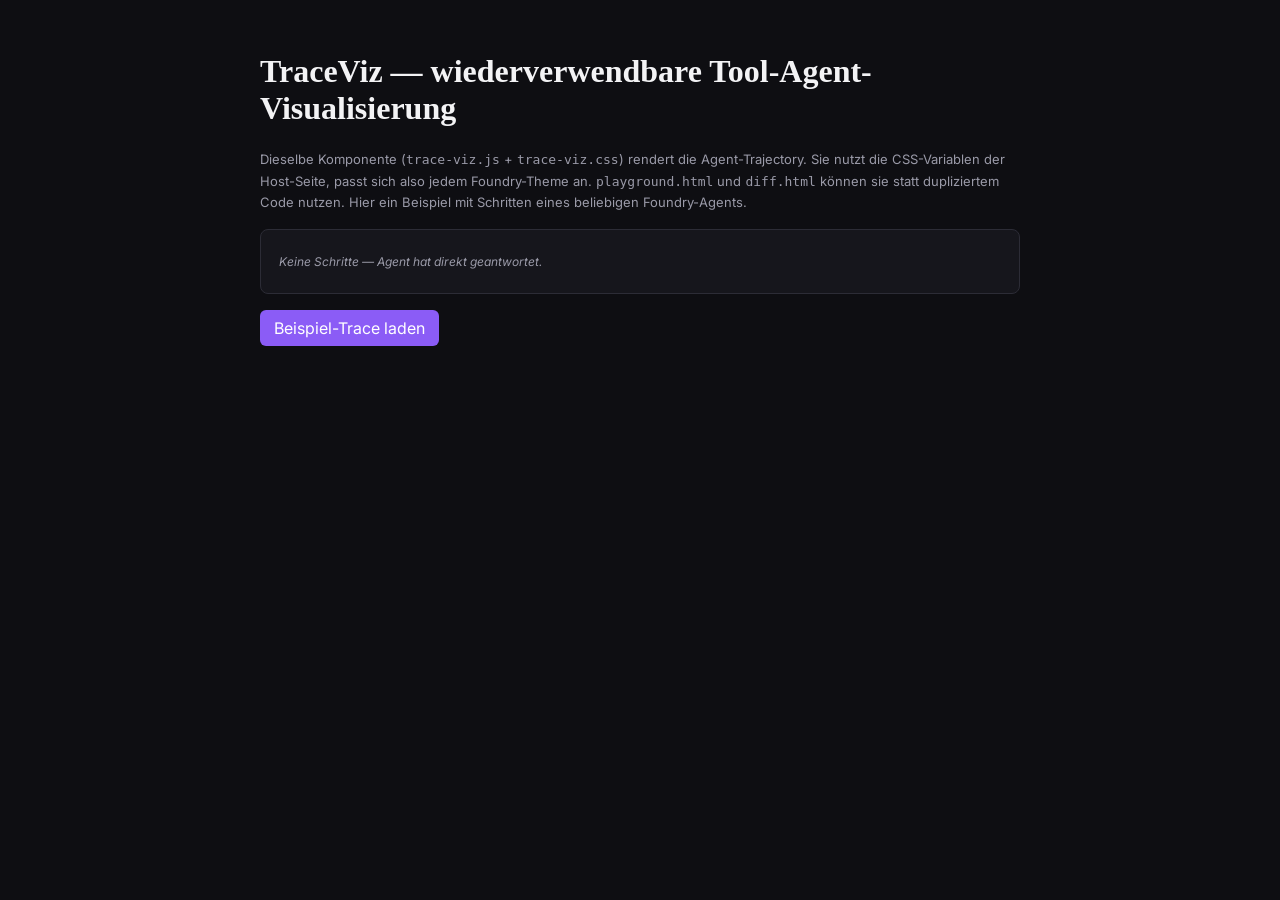
<file: trace-viz-demo.html>
<!DOCTYPE html>
<html lang="de" class="dark">
<head>
<meta charset="utf-8"/>
<meta content="width=device-width, initial-scale=1.0" name="viewport"/>
<title>TraceViz — Reusable Agent Trace Component (Phase 4.2)</title>
<link href="https://fonts.googleapis.com/css2?family=Inter:wght@400;500;600;700&family=JetBrains+Mono:wght@400;450&family=Material+Symbols+Outlined:wght,FILL@100..700,0..1&display=swap" rel="stylesheet"/>
<link rel="stylesheet" href="trace-viz.css"/>
<!-- Foundry dark theme vars (copy from playground.html so the demo is standalone) -->
<style>
  :root { --bg:#ffffff; --surface:#f5f5f5; --border:#e0e0e0; --ink:#1b1a19; --muted:#616161; --accent-blue:#0067B8; --accent-purple:#5c2d91; }
  .dark { --bg:#0e0e12; --surface:#16161c; --surface-2:#1c1c24; --border:#2c2c36; --ink:#f3f3f5; --muted:#9a9aa8; --accent-blue:#3b82f6; --accent-purple:#8b5cf6; }
  body { background:var(--bg); color:var(--ink); font-family:"Segoe UI",Inter,system-ui,sans-serif; margin:0; padding:32px; }
  h1 { font-family:"Playfair Display",Georgia,serif; font-weight:700; }
  .wrap { max-width:760px; margin:0 auto; }
  .panel { background:var(--surface); border:1px solid var(--border); border-radius:8px; padding:16px; margin-top:16px; }
  .hint { color:var(--muted); font-size:13px; line-height:1.6; }
  button { font:inherit; background:var(--accent-purple); color:#fff; border:0; padding:8px 14px; border-radius:6px; cursor:pointer; }
  #trace { max-height:420px; overflow:auto; }
</style>
</head>
<body>
<div class="wrap">
  <h1>TraceViz — wiederverwendbare Tool-Agent-Visualisierung</h1>
  <p class="hint">
    Dieselbe Komponente (<code>trace-viz.js</code> + <code>trace-viz.css</code>) rendert die
    Agent-Trajectory. Sie nutzt die CSS-Variablen der Host-Seite, passt sich also jedem
    Foundry-Theme an. <code>playground.html</code> und <code>diff.html</code> können sie statt
    dupliziertem Code nutzen. Hier ein Beispiel mit Schritten eines beliebigen Foundry-Agents.
  </p>

  <div class="panel">
    <div id="trace"></div>
  </div>

  <p style="margin-top:16px">
    <button onclick="renderSample()">Beispiel-Trace laden</button>
  </p>
</div>

<script src="trace-viz.js"></script>
<script>
  function renderSample() {
    var steps = [
      { kind: "reasoning", text: "User fragt nach QRS-Dosis bei Niereninsuffizienz. Ich prüfe zuerst Leitlinien, dann FachDB." },
      { kind: "tool", tool: "web_search", query: "QRS dose renal impairment guideline", status: "completed" },
      { kind: "reasoning", text: "Fund: eGFR &lt;30 → 50% Reduktion. Jetzt Fach-DB für Interaktionen." },
      { kind: "tool", tool: "vector_query", query: "QRS interaction warfarin", status: "completed" },
      { kind: "message", text: "Bei eGFR <30 ml/min QRS auf 50% reduzieren; INR engmaschiger kontrollieren." }
    ];
    TraceViz.render(document.getElementById("trace"), steps);
  }
  // initial empty state
  TraceViz.render(document.getElementById("trace"), []);
</script>
</body>
</html>
</file>
<file: trace-viz.css>
/*
 * trace-viz.css — styling for TraceViz (Phase 4.2)
 *
 * Uses the host page's CSS custom properties (--surface, --accent-purple, …)
 * so the component matches the Foundry dark/light theme without duplication.
 * If those vars are absent it falls back to sensible dark defaults.
 */
.tv-cap-card {
  background: var(--surface, #16161c);
  border: 1px solid var(--border, #2c2c36);
  border-radius: 6px;
}
.tv-row { margin-bottom: 8px; }
.tv-row:last-child { margin-bottom: 0; }

.tv-ic-bg {
  width: 28px; height: 28px;
  border-radius: 8px;
  display: flex; align-items: center; justify-content: center;
  flex-shrink: 0;
}
.tv-blue-bg { background: rgba(59, 130, 246, 0.15); }
.tv-purple-bg { background: rgba(139, 92, 246, 0.15); }

.tv-icon { font-size: 18px; line-height: 1; }
.tv-blue-bg .tv-icon { color: var(--accent-blue, #3b82f6); }
.tv-purple-bg .tv-icon { color: var(--accent-purple, #8b5cf6); }

.tv-label {
  font-family: "Segoe UI", Inter, system-ui, sans-serif;
  font-size: 12px; font-weight: 600;
  color: var(--ink, #f3f3f5);
}
.tv-text, .tv-query {
  font-size: 12px; line-height: 1.4;
  color: var(--muted, #9a9aa8);
  margin-top: 4px;
}
.tv-query {
  font-family: "JetBrains Mono", monospace;
  font-size: 11px;
  overflow: hidden; text-overflow: ellipsis; white-space: nowrap;
}

.tv-chip {
  font-size: 11px; font-weight: 600;
  padding: 1px 8px; border-radius: 999px;
  display: inline-flex; align-items: center; gap: 4px;
}
.tv-blue { color: var(--accent-blue, #3b82f6); background: rgba(59, 130, 246, 0.12); }
.tv-green { color: #4ade80; background: rgba(16, 124, 16, 0.18); }
.tv-red { color: #f87171; background: rgba(248, 113, 113, 0.15); }
.tv-muted { color: var(--muted, #9a9aa8); background: rgba(154, 154, 168, 0.12); }

.tv-empty {
  font-size: 12px; font-style: italic;
  color: var(--muted, #9a9aa8);
  padding: 8px 2px;
}

/* Diff markers (Phase 4.2) */
.tv-shared { border-left: 3px solid var(--accent-blue, #3b82f6); }
.tv-unique { border-left: 3px solid var(--accent-purple, #8b5cf6); }

.tv-spinner {
  width: 10px; height: 10px;
  border: 1.5px solid currentColor;
  border-right-color: transparent;
  border-radius: 50%;
  display: inline-block;
  animation: tv-spin 0.7s linear infinite;
}
@keyframes tv-spin { to { transform: rotate(360deg); } }
@media (prefers-reduced-motion: reduce) {
  .tv-spinner { animation: none; }
}
</file>
